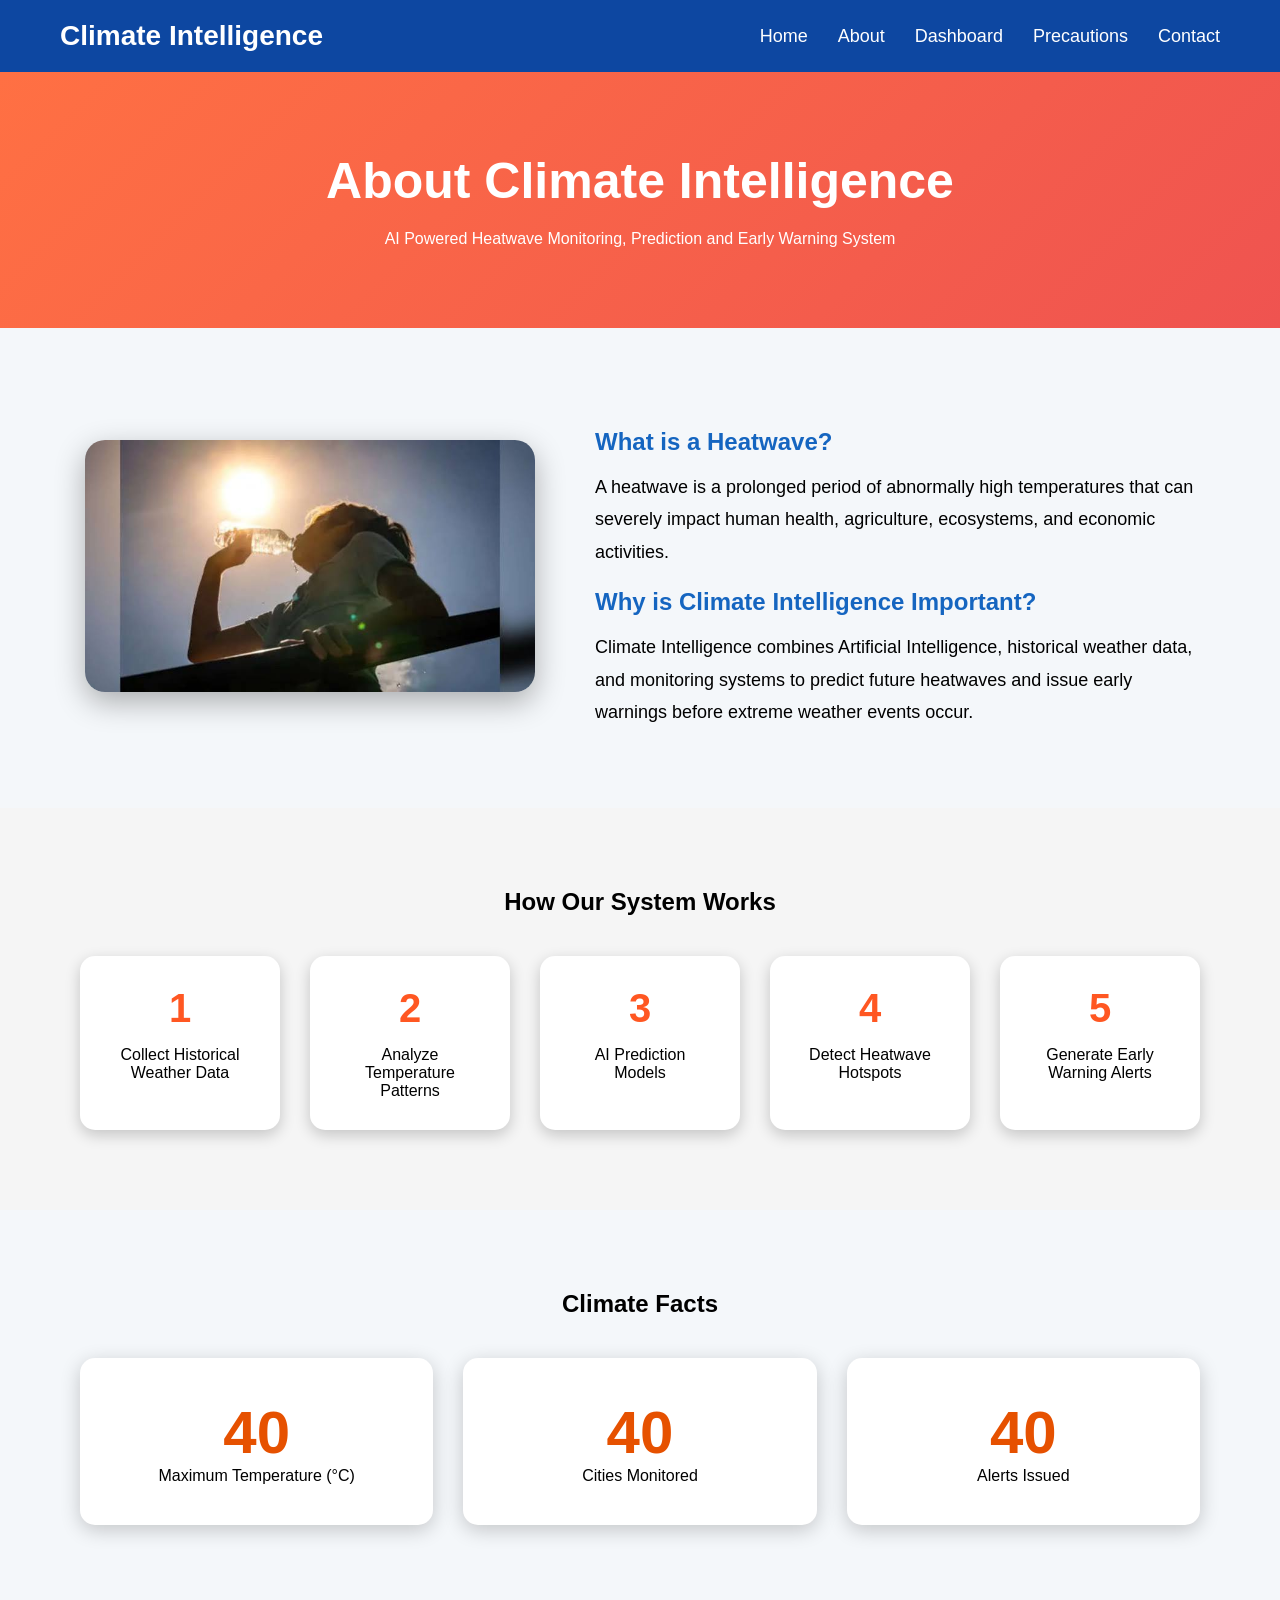
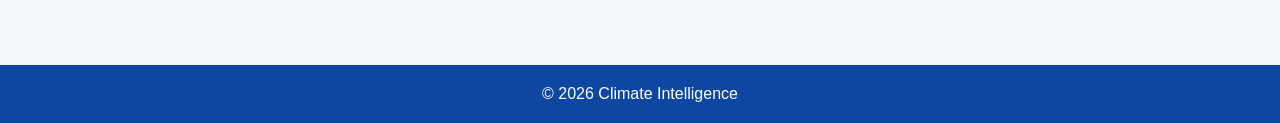
<file: about.html>
<!DOCTYPE html>
<html lang="en">

<head>



<meta charset="UTF-8">

<meta name="viewport" content="width=device-width, initial-scale=1.0">

<title>About | Climate Intelligence</title>

<link rel="stylesheet" href="css/style.css">

<!-- Google tag (gtag.js) -->
<script async src="https://www.googletagmanager.com/gtag/js?id=G-YD2H6PYFMH"></script>
<script>
  window.dataLayer = window.dataLayer || [];
  function gtag(){dataLayer.push(arguments);}
  gtag('js', new Date());

  gtag('config', 'G-YD2H6PYFMH');
</script>

</head>

<body>

<nav>

<div class="logo">

Climate Intelligence

</div>

<ul>

<li><a href="index.html">Home</a></li>

<li><a href="about.html">About</a></li>

<li><a href="dashboard.html">Dashboard</a></li>

<li><a href="precautions.html">Precautions</a></li>

<li><a href="contact.html">Contact</a></li>

</ul>

</nav>

<section class="about-hero">

<h1>

About Climate Intelligence

</h1>

<p>

AI Powered Heatwave Monitoring, Prediction and Early Warning System

</p>

</section>

<section class="about-content">

<div class="about-image">

<img src="images/heatwave.jpeg" alt="Heatwave">

</div>

<div class="about-text">

<h2>

What is a Heatwave?

</h2>

<p>

A heatwave is a prolonged period of abnormally high temperatures that can severely impact
human health, agriculture, ecosystems, and economic activities.

</p>

<h2>

Why is Climate Intelligence Important?

</h2>

<p>

Climate Intelligence combines Artificial Intelligence, historical weather data,
and monitoring systems to predict future heatwaves and issue early warnings
before extreme weather events occur.

</p>

</div>

</section>

<section class="workflow">

<h2>

How Our System Works

</h2>

<div class="steps">

<div class="step">

<h3>1</h3>

<p>

Collect Historical Weather Data

</p>

</div>

<div class="step">

<h3>2</h3>

<p>

Analyze Temperature Patterns

</p>

</div>

<div class="step">

<h3>3</h3>

<p>

AI Prediction Models

</p>

</div>

<div class="step">

<h3>4</h3>

<p>

Detect Heatwave Hotspots

</p>

</div>

<div class="step">

<h3>5</h3>

<p>

Generate Early Warning Alerts

</p>

</div>

</div>

</section>

<section class="statistics">

<h2>

Climate Facts

</h2>

<div class="stats">

<div class="stat-card">

<h1 id="temp">0</h1>

<p>

Maximum Temperature (°C)

</p>

</div>

<div class="stat-card">

<h1 id="cities">0</h1>

<p>

Cities Monitored

</p>

</div>

<div class="stat-card">

<h1 id="alerts">0</h1>

<p>

Alerts Issued

</p>

</div>

</div>

</section>

<footer>

<p>

© 2026 Climate Intelligence

</p>

</footer>

<script src="js/script.js"></script>

</body>

</html>
</file>
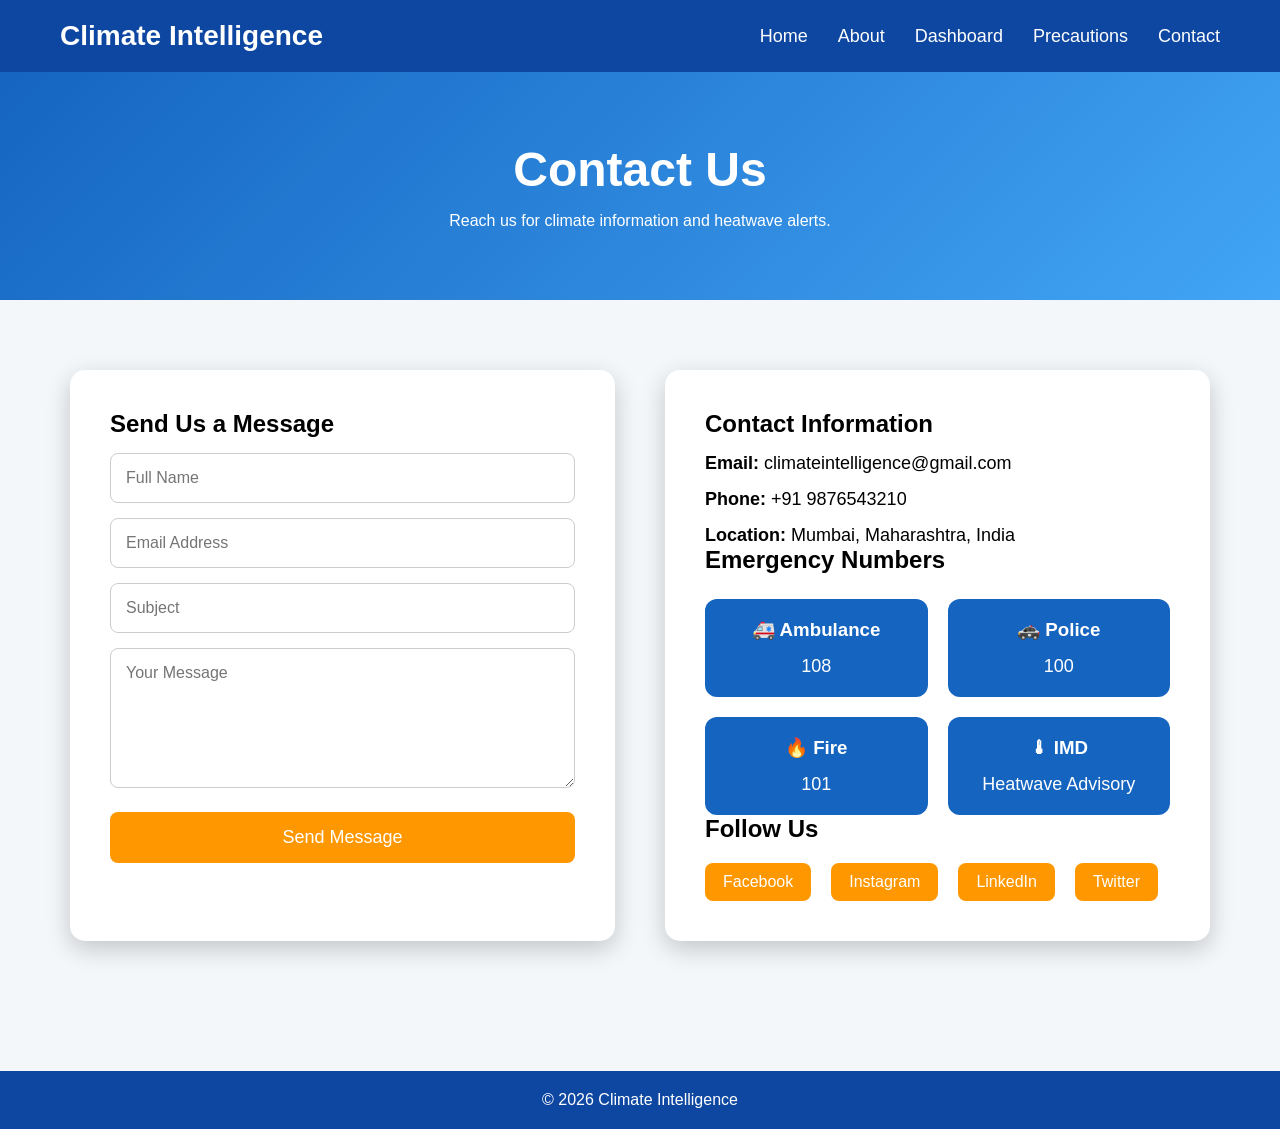
<file: contact.html>
<!DOCTYPE html>
<html lang="en">

<head>

<meta charset="UTF-8">
<meta name="viewport" content="width=device-width, initial-scale=1.0">

<title>Contact | Climate Intelligence</title>

<link rel="stylesheet" href="css/style.css">


<!-- Google tag (gtag.js) -->
<script async src="https://www.googletagmanager.com/gtag/js?id=G-YD2H6PYFMH"></script>
<script>
  window.dataLayer = window.dataLayer || [];
  function gtag(){dataLayer.push(arguments);}
  gtag('js', new Date());

  gtag('config', 'G-YD2H6PYFMH');
</script>


</head>

<body>

<nav>

<div class="logo">

Climate Intelligence

</div>

<ul>

<li><a href="index.html">Home</a></li>
<li><a href="about.html">About</a></li>
<li><a href="dashboard.html">Dashboard</a></li>
<li><a href="precautions.html">Precautions</a></li>
<li><a href="contact.html">Contact</a></li>

</ul>

</nav>

<section class="contact-header">

<h1>Contact Us</h1>

<p>Reach us for climate information and heatwave alerts.</p>

</section>

<section class="contact-container">

<div class="contact-form">

<h2>Send Us a Message</h2>

<form id="contactForm">

<input type="text" id="name" placeholder="Full Name">

<input type="email" id="email" placeholder="Email Address">

<input type="text" id="subject" placeholder="Subject">

<textarea id="message" rows="6" placeholder="Your Message"></textarea>

<button type="submit">Send Message</button>

</form>

</div>

<div class="contact-info">

<h2>Contact Information</h2>

<p><strong>Email:</strong> climateintelligence@gmail.com</p>

<p><strong>Phone:</strong> +91 9876543210</p>

<p><strong>Location:</strong> Mumbai, Maharashtra, India</p>

<h2>Emergency Numbers</h2>

<div class="helpline">

<div class="help-card">

<h3>🚑 Ambulance</h3>

<p>108</p>

</div>

<div class="help-card">

<h3>🚓 Police</h3>

<p>100</p>

</div>

<div class="help-card">

<h3>🔥 Fire</h3>

<p>101</p>

</div>

<div class="help-card">

<h3>🌡 IMD</h3>

<p>Heatwave Advisory</p>

</div>

</div>

<h2>Follow Us</h2>

<div class="social">

<a href="#">Facebook</a>

<a href="#">Instagram</a>

<a href="#">LinkedIn</a>

<a href="#">Twitter</a>

</div>

</div>

</section>

<footer>

<p>

© 2026 Climate Intelligence

</p>

</footer>

<script src="js/script.js"></script>

</body>

</html>
</file>
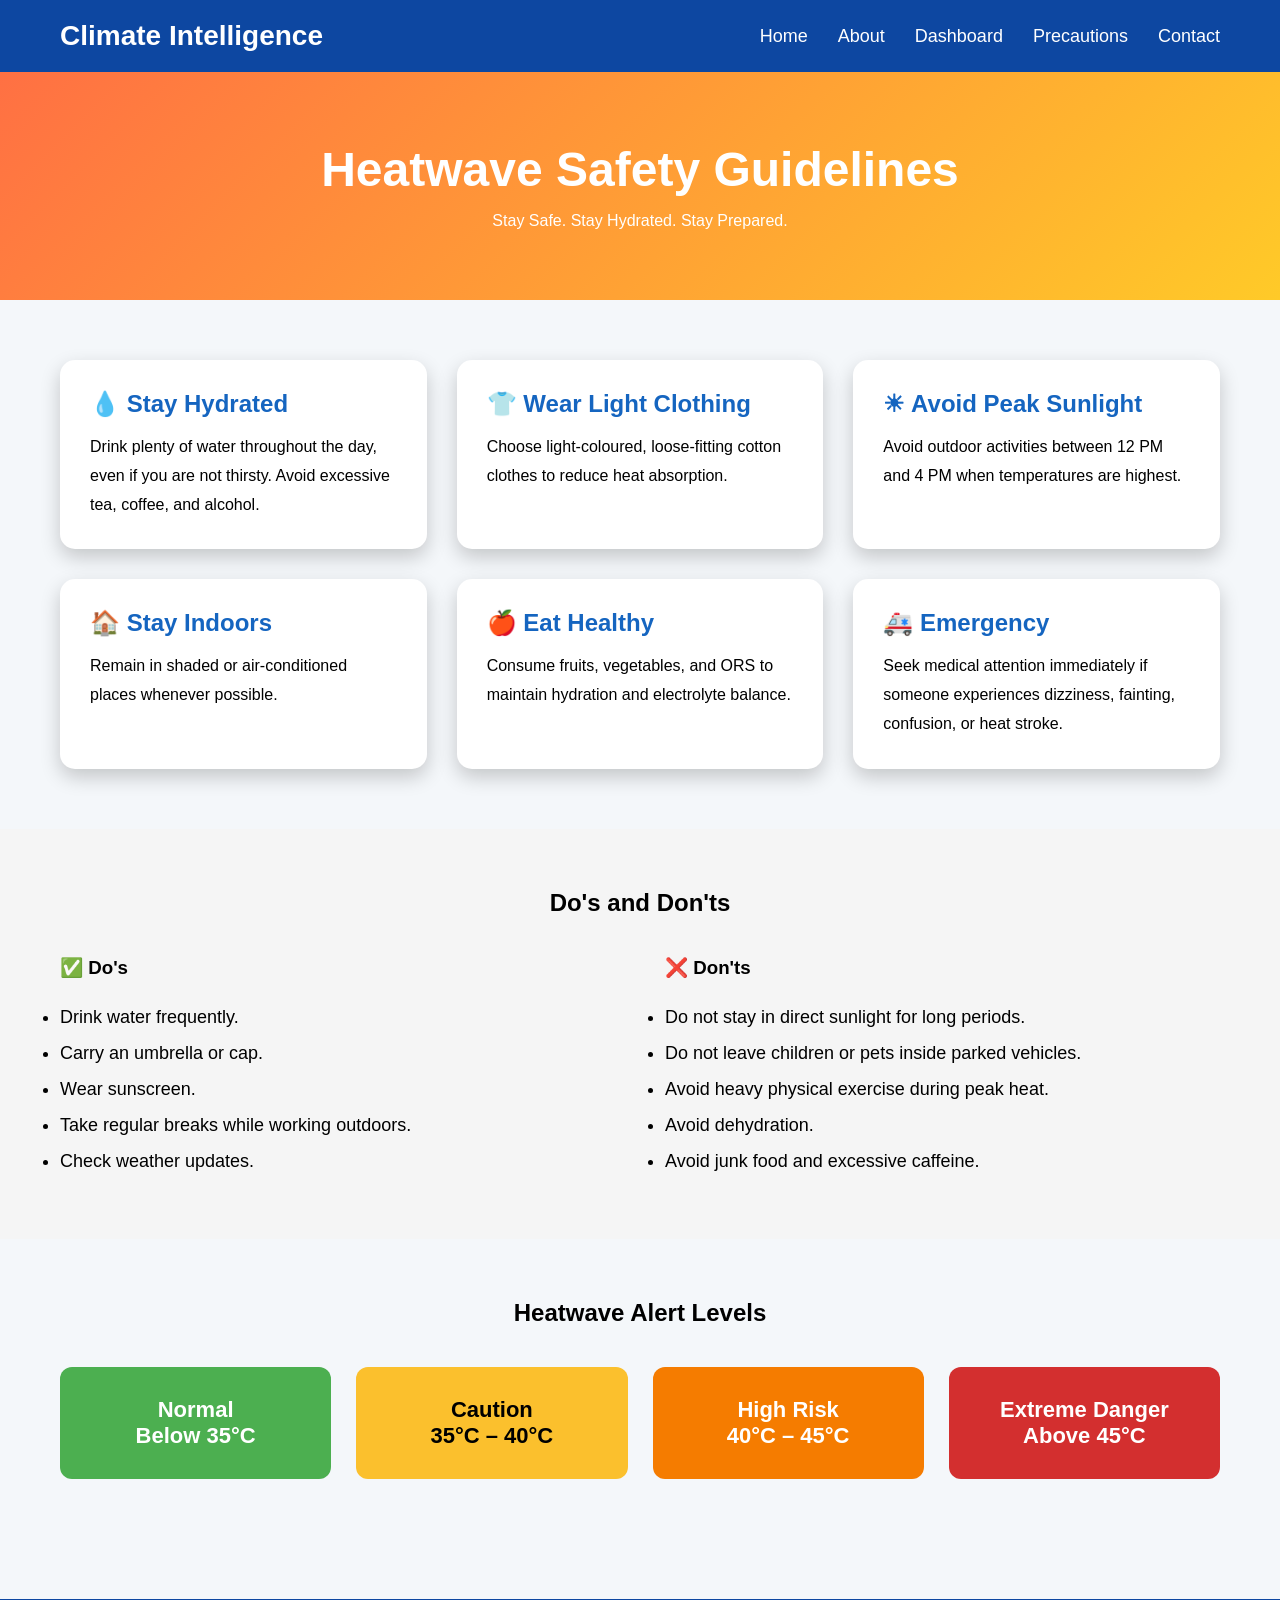
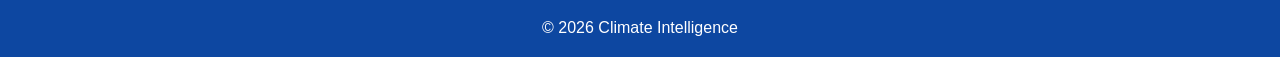
<file: precautions.html>
<!DOCTYPE html>
<html lang="en">

<head>
   
<meta charset="UTF-8">
<meta name="viewport" content="width=device-width, initial-scale=1.0">

<title>Precautions | Climate Intelligence</title>

<link rel="stylesheet" href="css/style.css">

  <!-- Google tag (gtag.js) -->
<script async src="https://www.googletagmanager.com/gtag/js?id=G-YD2H6PYFMH"></script>
<script>
  window.dataLayer = window.dataLayer || [];
  function gtag(){dataLayer.push(arguments);}
  gtag('js', new Date());

  gtag('config', 'G-YD2H6PYFMH');
</script>

</head>

<body>

<nav>

<div class="logo">
Climate Intelligence
</div>

<ul>

<li><a href="index.html">Home</a></li>
<li><a href="about.html">About</a></li>
<li><a href="dashboard.html">Dashboard</a></li>
<li><a href="precautions.html">Precautions</a></li>
<li><a href="contact.html">Contact</a></li>

</ul>

</nav>

<section class="precautions-header">

<h1>Heatwave Safety Guidelines</h1>

<p>Stay Safe. Stay Hydrated. Stay Prepared.</p>

</section>

<section class="tips-container">

<div class="tip-card">

<h2>💧 Stay Hydrated</h2>

<p>
Drink plenty of water throughout the day, even if you are not thirsty.
Avoid excessive tea, coffee, and alcohol.
</p>

</div>

<div class="tip-card">

<h2>👕 Wear Light Clothing</h2>

<p>
Choose light-coloured, loose-fitting cotton clothes to reduce heat absorption.
</p>

</div>

<div class="tip-card">

<h2>☀ Avoid Peak Sunlight</h2>

<p>
Avoid outdoor activities between 12 PM and 4 PM when temperatures are highest.
</p>

</div>

<div class="tip-card">

<h2>🏠 Stay Indoors</h2>

<p>
Remain in shaded or air-conditioned places whenever possible.
</p>

</div>

<div class="tip-card">

<h2>🍎 Eat Healthy</h2>

<p>
Consume fruits, vegetables, and ORS to maintain hydration and electrolyte balance.
</p>

</div>

<div class="tip-card">

<h2>🚑 Emergency</h2>

<p>
Seek medical attention immediately if someone experiences dizziness, fainting, confusion, or heat stroke.
</p>

</div>

</section>

<section class="dos-donts">

<h2>Do's and Don'ts</h2>

<div class="lists">

<div>

<h3>✅ Do's</h3>

<ul>

<li>Drink water frequently.</li>
<li>Carry an umbrella or cap.</li>
<li>Wear sunscreen.</li>
<li>Take regular breaks while working outdoors.</li>
<li>Check weather updates.</li>

</ul>

</div>

<div>

<h3>❌ Don'ts</h3>

<ul>

<li>Do not stay in direct sunlight for long periods.</li>
<li>Do not leave children or pets inside parked vehicles.</li>
<li>Avoid heavy physical exercise during peak heat.</li>
<li>Avoid dehydration.</li>
<li>Avoid junk food and excessive caffeine.</li>

</ul>

</div>

</div>

</section>

<section class="alert-box">

<h2>Heatwave Alert Levels</h2>

<div class="alert-grid">

<div class="alert green">
Normal<br>Below 35°C
</div>

<div class="alert yellow">
Caution<br>35°C – 40°C
</div>

<div class="alert orange">
High Risk<br>40°C – 45°C
</div>

<div class="alert red">
Extreme Danger<br>Above 45°C
</div>

</div>

</section>

<footer>

<p>© 2026 Climate Intelligence</p>

</footer>

<script src="js/script.js"></script>

</body>

</html>
</file>
<file: css/style.css>
*{

margin:0;

padding:0;

box-sizing:border-box;

font-family:Arial, Helvetica, sans-serif;

}

body{

background:#f4f7fa;

}

nav{

display:flex;

justify-content:space-between;

align-items:center;

padding:20px 60px;

background:#0d47a1;

color:white;

position:sticky;

top:0;

z-index:100;

}

.logo{

font-size:28px;

font-weight:bold;

}

nav ul{

display:flex;

list-style:none;

}

nav ul li{

margin-left:30px;

}

nav ul li a{

text-decoration:none;

color:white;

font-size:18px;

transition:.3s;

}

nav ul li a:hover{

color:#ffd54f;

}

.hero{

height:100vh;

background:url("../images/hero.jpeg");

background-size:cover;

background-position:center;

display:flex;

justify-content:center;

align-items:center;

}

.overlay{

background:rgba(0,0,0,.55);

padding:60px;

text-align:center;

color:white;

border-radius:15px;

}

.overlay h1{

font-size:60px;

}

.overlay h2{

margin-top:20px;

font-size:30px;

}

.overlay p{

margin-top:20px;

font-size:20px;

}

button{

margin-top:30px;

padding:15px 40px;

font-size:18px;

background:#ff9800;

border:none;

color:white;

cursor:pointer;

border-radius:8px;

transition:.3s;

}

button:hover{

background:#f57c00;

}

.features{

padding:80px;

text-align:center;

}

.cards{

display:grid;

grid-template-columns:repeat(auto-fit,minmax(250px,1fr));

gap:30px;

margin-top:40px;

}

.card{

padding:35px;

background:white;

border-radius:12px;

box-shadow:0 5px 15px rgba(0,0,0,.2);

transition:.4s;

}

.card:hover{

transform:translateY(-10px);

}

.objectives{

padding:80px;

background:#e3f2fd;

}

.objectives h2{

text-align:center;

margin-bottom:30px;

}

.objectives ul{

max-width:700px;

margin:auto;

font-size:22px;

line-height:2;

}

footer{

background:#0d47a1;

color:white;

padding:20px;

text-align:center;

margin-top:60px;

}

.about-hero{

background:linear-gradient(135deg,#ff7043,#ef5350);

padding:80px;

text-align:center;

color:white;

}

.about-hero h1{

font-size:50px;

margin-bottom:20px;

}

.about-content{

display:flex;

justify-content:center;

align-items:center;

padding:80px;

gap:60px;

flex-wrap:wrap;

}

.about-image img{

width:450px;

border-radius:20px;

box-shadow:0 10px 30px rgba(0,0,0,.3);

}

.about-text{

max-width:600px;

}

.about-text h2{

margin-top:20px;

color:#1565c0;

}

.about-text p{

margin-top:15px;

line-height:1.8;

font-size:18px;

}

.workflow{

padding:80px;

background:#f5f5f5;

text-align:center;

}

.steps{

display:grid;

grid-template-columns:repeat(auto-fit,minmax(180px,1fr));

gap:30px;

margin-top:40px;

}

.step{

background:white;

padding:30px;

border-radius:15px;

box-shadow:0 5px 15px rgba(0,0,0,.2);

transition:.4s;

}

.step:hover{

transform:scale(1.05);

}

.step h3{

font-size:40px;

color:#ff5722;

margin-bottom:15px;

}

.statistics{

padding:80px;

text-align:center;

}

.stats{

display:grid;

grid-template-columns:repeat(auto-fit,minmax(250px,1fr));

gap:30px;

margin-top:40px;

}

.stat-card{

background:white;

padding:40px;

border-radius:15px;

box-shadow:0 5px 20px rgba(0,0,0,.2);

}

.stat-card h1{

font-size:60px;

color:#e65100;

}

.dashboard-header{

background:linear-gradient(90deg,#1565c0,#42a5f5);

padding:60px;

color:white;

text-align:center;

}

.dashboard-cards{

display:grid;

grid-template-columns:repeat(auto-fit,minmax(220px,1fr));

gap:25px;

padding:50px;

}

.dashboard-card{

background:white;

padding:30px;

text-align:center;

border-radius:15px;

box-shadow:0 8px 20px rgba(0,0,0,.2);

transition:.4s;

}

.dashboard-card:hover{

transform:translateY(-10px);

}

.dashboard-card h1{

font-size:50px;

margin-top:15px;

color:#e65100;

}

.chart-section{

padding:70px;

text-align:center;

}

canvas{

max-width:900px;

margin:auto;

}

.severity{

padding:70px;

background:#eeeeee;

text-align:center;

}

.severity-container{

display:flex;

justify-content:center;

gap:30px;

flex-wrap:wrap;

margin-top:40px;

}

.severity-box{

padding:25px 50px;

font-size:22px;

font-weight:bold;

border-radius:10px;

color:white;

}

.green{

background:#4CAF50;

}

.yellow{

background:#FBC02D;

color:black;

}

.orange{

background:#F57C00;

}

.red{

background:#D32F2F;

}

.map{

padding:70px;

text-align:center;

}

.map img{

width:70%;

border-radius:20px;

box-shadow:0 8px 25px rgba(0,0,0,.3);

}

.weather-table{

padding:70px;

}

table{

width:80%;

margin:auto;

border-collapse:collapse;

font-size:18px;

}

th{

background:#1565c0;

color:white;

padding:15px;

}

td{

padding:15px;

text-align:center;

border:1px solid #ddd;

}

tr:nth-child(even){

background:#f5f5f5;

}

.precautions-header{

background:linear-gradient(135deg,#ff7043,#ffca28);

padding:70px;

text-align:center;

color:white;

}

.precautions-header h1{

font-size:48px;

margin-bottom:15px;

}

.tips-container{

display:grid;

grid-template-columns:repeat(auto-fit,minmax(300px,1fr));

gap:30px;

padding:60px;

}

.tip-card{

background:white;

padding:30px;

border-radius:15px;

box-shadow:0 8px 20px rgba(0,0,0,.2);

transition:.3s;

}

.tip-card:hover{

transform:translateY(-8px);

}

.tip-card h2{

color:#1565c0;

margin-bottom:15px;

}

.tip-card p{

line-height:1.8;

}

.dos-donts{

background:#f5f5f5;

padding:60px;

}

.dos-donts h2{

text-align:center;

margin-bottom:40px;

}

.lists{

display:grid;

grid-template-columns:1fr 1fr;

gap:50px;

}

.lists ul{

margin-top:20px;

line-height:2;

font-size:18px;

}

.alert-box{

padding:60px;

text-align:center;

}

.alert-grid{

display:grid;

grid-template-columns:repeat(auto-fit,minmax(200px,1fr));

gap:25px;

margin-top:40px;

}

.alert{

padding:30px;

border-radius:12px;

font-size:22px;

font-weight:bold;

color:white;

}

.alert.green{

background:#4CAF50;

}

.alert.yellow{

background:#FBC02D;

color:black;

}

.alert.orange{

background:#F57C00;

}

.alert.red{

background:#D32F2F;

}

@media(max-width:768px){

.lists{

grid-template-columns:1fr;

}

}

.contact-header{

background:linear-gradient(135deg,#1565c0,#42a5f5);

padding:70px;

text-align:center;

color:white;

}

.contact-header h1{

font-size:48px;

margin-bottom:15px;

}

.contact-container{

display:grid;

grid-template-columns:1fr 1fr;

gap:50px;

padding:70px;

}

.contact-form{

background:white;

padding:40px;

border-radius:15px;

box-shadow:0 8px 25px rgba(0,0,0,.2);

}

.contact-form input,

.contact-form textarea{

width:100%;

padding:15px;

margin-top:15px;

border:1px solid #ccc;

border-radius:8px;

font-size:16px;

}

.contact-form button{

width:100%;

margin-top:20px;

}

.contact-info{

background:white;

padding:40px;

border-radius:15px;

box-shadow:0 8px 25px rgba(0,0,0,.2);

}

.contact-info p{

margin-top:15px;

font-size:18px;

}

.helpline{

display:grid;

grid-template-columns:repeat(2,1fr);

gap:20px;

margin-top:25px;

}

.help-card{

background:#1565c0;

color:white;

padding:20px;

border-radius:12px;

text-align:center;

}

.social{

display:flex;

gap:20px;

margin-top:20px;

flex-wrap:wrap;

}

.social a{

text-decoration:none;

background:#ff9800;

padding:10px 18px;

border-radius:8px;

color:white;

transition:.3s;

}

.social a:hover{

background:#f57c00;

}

@media(max-width:900px){

.contact-container{

grid-template-columns:1fr;

}

.helpline{

grid-template-columns:1fr;

}

}
</file>
